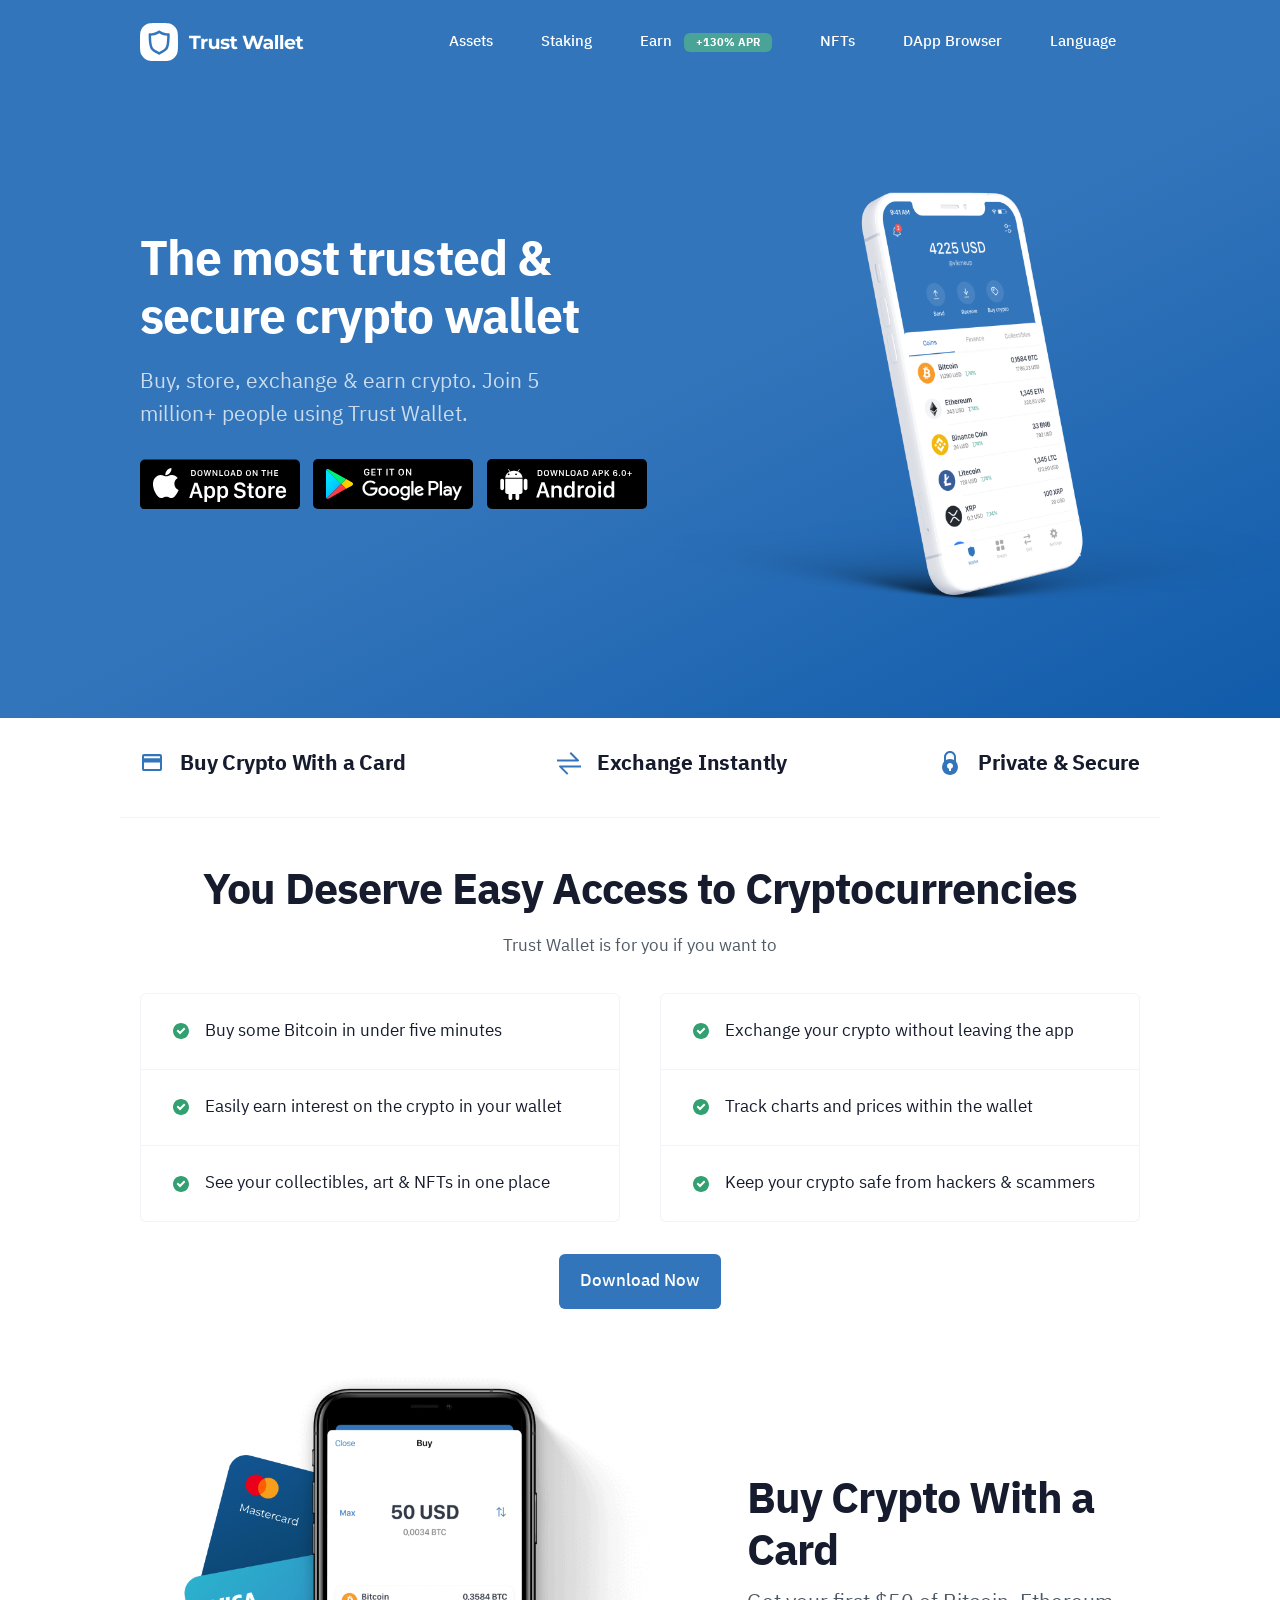
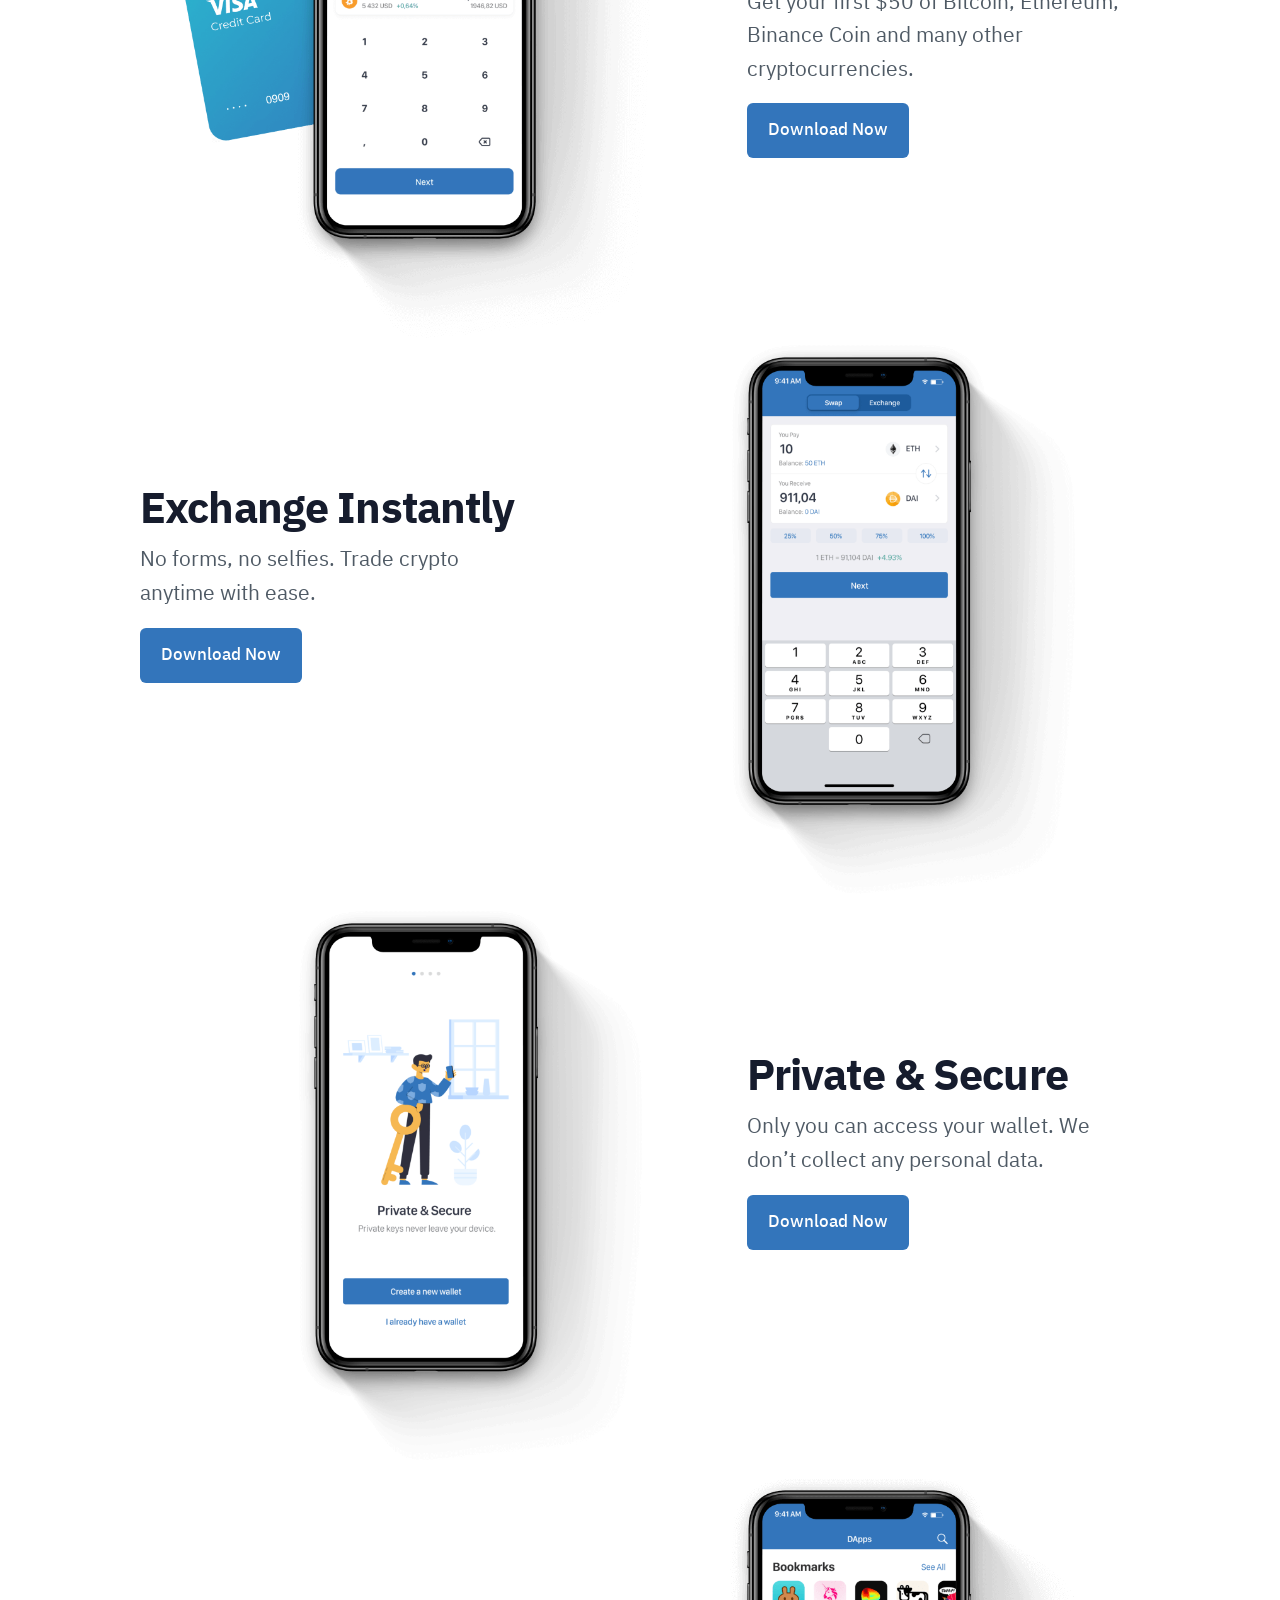
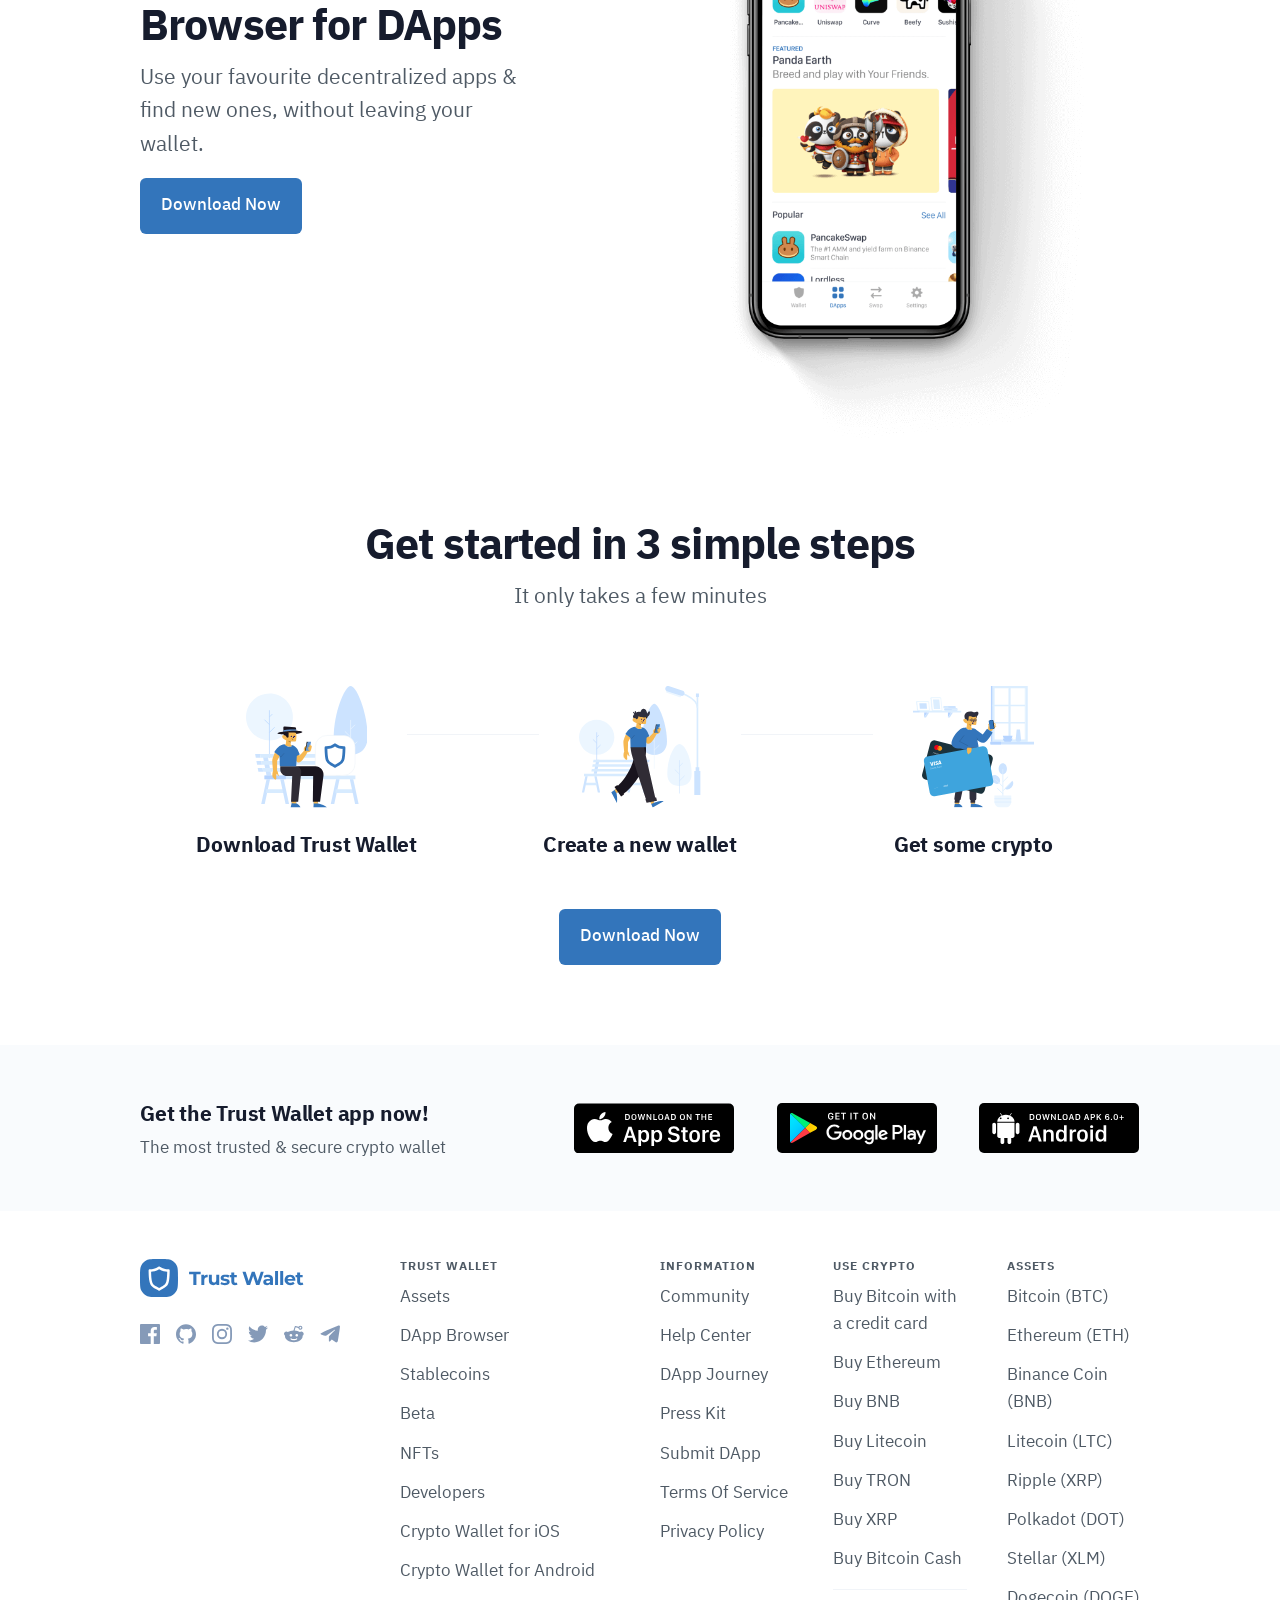
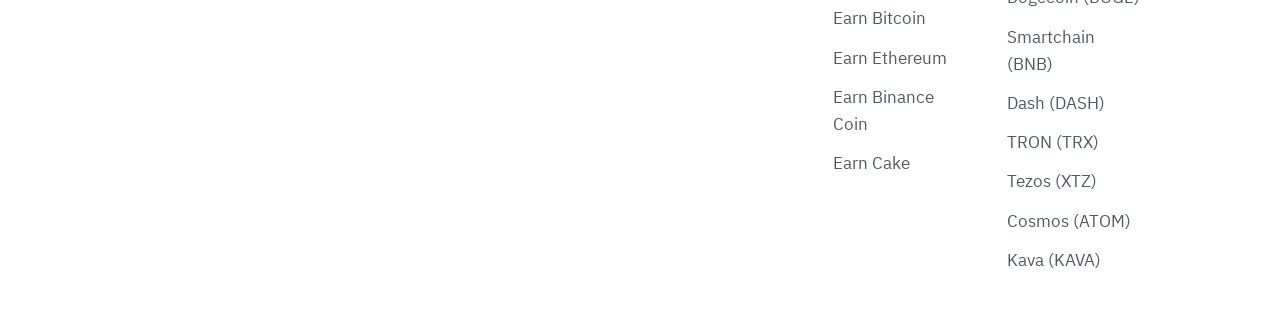
<file: public/main/index.html>
<!DOCTYPE html><html lang="en" data-scrapbook-source="https://trustwallet.com/" data-scrapbook-create="20210421061244227"><head>
<meta charset="UTF-8">
<meta http-equiv="X-UA-Compatible" content="IE=edge">
<meta name="viewport" content="width=device-width, initial-scale=1">
<title>Best Cryptocurrency Wallet | Ethereum Wallet | ERC20 Wallet | Trust Wallet</title>
<meta property="og:title" content="Best Cryptocurrency Wallet | Ethereum Wallet | ERC20 Wallet | Trust Wallet">
<meta name="description" content="Trust Wallet is the best ethereum wallet and cryptocurrency wallet to store your favourite BEP2, ERC20 and ERC721, tokens. Download the Android Trust Wallet and iOS app today!">
<meta property="og:description" content="Trust Wallet is the best ethereum wallet and cryptocurrency wallet to store your favourite BEP2, ERC20 and ERC721, tokens. Download the Android Trust Wallet and iOS app today!">
<meta name="twitter:card" content="summary_large_image">
<meta property="twitter:image" content="https://trustwallet.com/assets/images/media/preview/horizontal_blue.png">
<meta name="twitter:creator" content="@trustwalletapp">
<meta property="og:locale" content="en">
<meta property="og:image" content="https://trustwallet.com/assets/images/media/preview/horizontal_blue.png">
<meta property="og:type" content="website">
<link rel="canonical" href="https://trustwallet.com/">
<meta property="og:url" content="https://trustwallet.com/">
<meta property="og:site_name" content="Trust Wallet">
<meta property="al:ios:app_name" content="Trust Wallet">
<meta property="al:ios:app_store_id" content="1288339409">
<meta property="al:ios:url" content="trust://">
<meta property="al:android:app_name" content="Trust Wallet">
<meta property="al:android:package" content="com.wallet.crypto.trustapp">
<meta property="al:android:url" content="https://trustwallet.com">
<link rel="shortcut icon" href="favicon.ico" type="image/x-icon">
<link rel="shortcut icon" type="image/png" href="favicon.png">
<meta name="apple-itunes-app" content="app-id=1288339409,affiliate-data=11l7ss">
<meta name="theme-color" content="#3375BB">








<link rel="preload" as="font" type="font/woff2">
<link rel="preload" as="font" type="font/woff2">
<link rel="preload" as="font" type="font/woff2">
<link rel="stylesheet" href="main.css">
<link rel="alternate" href="https://trustwallet.com/" hreflang="en">
<link rel="alternate" href="https://trustwallet.com/" hreflang="x-default"><link rel="alternate" href="https://trustwallet.com/ru/" hreflang="ru"><link rel="alternate" href="https://trustwallet.com/de/" hreflang="de"><link rel="alternate" href="https://trustwallet.com/vi/" hreflang="vi"><link rel="alternate" href="https://trustwallet.com/id/" hreflang="id"><link rel="alternate" href="https://trustwallet.com/ko/" hreflang="ko"><link rel="alternate" href="https://trustwallet.com/ja/" hreflang="ja"><link rel="alternate" href="https://trustwallet.com/tr/" hreflang="tr"><link rel="alternate" href="https://trustwallet.com/pt_BR/" hreflang="pt"><link rel="alternate" href="https://trustwallet.com/zh_CN/" hreflang="zh"><link rel="alternate" href="https://trustwallet.com/es/" hreflang="es">
<style>img.hero-image{bottom: 30px}</style></head>
<body>

<noscript><iframe src="index_1.html" height="0" width="0" style="display:none;visibility:hidden"></iframe></noscript>
 <nav class="navbar navbar-expand-lg navbar-togglable navbar-dark bg-primary d-block">
<div class="container">
<a class="navbar-brand" href=""><svg class="navbar-brand-img logotype-white" alt="Trust Wallet"></svg></a><button class="navbar-toggler collapsed" id="navbarToggle" type="button" data-toggle="collapse" data-target="#navbarSupportedContent" aria-expanded="false" aria-hidden="true" aria-label="Toggle navigation" aria-controls="navbarCollapse">
<span class="navbar-toggler-icon collapsed"></span>
</button>
<div class="navbar-collapse collapse navbar-margin" id="navbarSupportedContent">
<button class="navbar-toggler collapsed" type="button" data-toggle="collapse" data-target="#navbarSupportedContent" aria-controls="navbarCollapse" aria-expanded="false" aria-label="Toggle navigation">
</button>
<ul class="navbar-nav font-size-sm ml-auto">
<li class="nav-item">
<a class="nav-link" href="https://trustwallet.com/assets">Assets</a>
</li>
<li class="nav-item">
<a class="nav-link" href="https://trustwallet.com/staking">Staking</a>
</li>
<li class="nav-item">
<a class="nav-link" href="https://trustwallet.com/earn">Earn<span class="ml-3 badge badge-success">+130% APR</span></a>
</li>
<li class="nav-item">
<a class="nav-link" href="https://trustwallet.com/collectibles-wallet">NFTs</a>
</li>
<li class="nav-item">
<a class="nav-link" href="https://trustwallet.com/dapp">DApp Browser</a>
</li><li class="nav-item dropdown">
<a class="nav-link dropdown-toggle" href="#" id="navbarDropdown" role="button" data-toggle="dropdown" aria-haspopup="false" aria-expanded="true">
Language
</a>
<div class="dropdown-menu dropdown-menu-md" aria-labelledby="navbarDropdown">
<div class="list-group list-group-flush">
<ul class="list-unstyled list-block">
<li class="list-inline-item m-6"><a class="list-group-item" href="">
<div class="flag bg-en"></div>
</a></li><li class="list-inline-item m-6"><a class="list-group-item list-inline-item" href="https://trustwallet.com/ru/">
<div class="flag bg-ru"></div>
</a></li><li class="list-inline-item m-6"><a class="list-group-item list-inline-item" href="https://trustwallet.com/de/">
<div class="flag bg-de"></div>
</a></li><li class="list-inline-item m-6"><a class="list-group-item list-inline-item" href="https://trustwallet.com/vi/">
<div class="flag bg-vi"></div>
</a></li><li class="list-inline-item m-6"><a class="list-group-item list-inline-item" href="https://trustwallet.com/id/">
<div class="flag bg-id"></div>
</a></li><li class="list-inline-item m-6"><a class="list-group-item list-inline-item" href="https://trustwallet.com/ko/">
<div class="flag bg-ko"></div>
</a></li><li class="list-inline-item m-6"><a class="list-group-item list-inline-item" href="https://trustwallet.com/ja/">
<div class="flag bg-ja"></div>
</a></li><li class="list-inline-item m-6"><a class="list-group-item list-inline-item" href="https://trustwallet.com/tr/">
<div class="flag bg-tr"></div>
</a></li><li class="list-inline-item m-6"><a class="list-group-item list-inline-item" href="https://trustwallet.com/pt_BR/">
<div class="flag bg-pt_BR"></div>
</a></li><li class="list-inline-item m-6"><a class="list-group-item list-inline-item" href="https://trustwallet.com/zh_CN/">
<div class="flag bg-zh_CN"></div>
</a></li><li class="list-inline-item m-6"><a class="list-group-item list-inline-item" href="https://trustwallet.com/es/">
<div class="flag bg-es"></div>
</a></li>
</ul>
</div>
</div>
</li></ul>
</div>
</div>
</nav>
<main class="page-content" aria-label="Content">
<section class="pt-8 pb-8 bg-gradient-primary">
<div class="container">
<div class="row align-items-center justify-content-center justify-content-md-between">
<div class="col-12 col-lg-6 mb-8 text-center text-md-left text-white">
<h1 class="display-3 font-weight-bold">The most trusted &amp; secure crypto wallet</h1>
<p class="text-white-75 lead mb-4">Buy, store, exchange &amp; earn crypto. Join 5 million+ people using Trust Wallet.</p><div class="download-button">
<div class="row download">
<div class="col-12 col-lg-4 apple">
<a href="https://apps.apple.com/app/apple-store/id1288339409?pt=1324988&amp;ct=website&amp;mt=8" class="downloadapp">
<svg class="download-app-image download-apple" loading="lazy" alt="download app store" rel="noopener"></svg>
</a>
</div>
<div class="col-12 col-lg-4 googleplay">
<a href="https://play.google.com/store/apps/details?id=com.wallet.crypto.trustapp&amp;referrer=utm_source%3Dwebsite" class="downloadapp">
<svg class="download-app-image download-play" loading="lazy" alt="download google play" rel="noopener"></svg>
</a>
</div>
<div class="col-12 col-lg-4 androidapk">
<a href="https://trustwallet.com/dl/apk" class="downloadapp">
<svg class="download-app-image download-apk" loading="lazy" alt="download android" rel="noopener"></svg>
</a>
</div>
<div class="col-12 col-lg-4 huawei hidden">
<a href="https://appgallery.huawei.com/#/app/C103425801" class="downloadapp">
<svg class="download-app-image download-huawei" loading="lazy" alt="download huawei store" rel="noopener"></svg>
</a>
</div>
</div>
</div>
</div>
<div class="col-12 col-lg-6 text-center">
<img loading="lazy" class="hero-image mx-auto d-block img-fluid" src="home_hero_perspective_white.png" alt="">
</div>
</div>
</div>
</section>
<section class="pt-6">
<div class="container">
<div class="row border-bottom justify-content-center pb-4">
<div class="col-12 col-md-auto mr-auto d-flex justify-content-center">
<div class="icon icon-xs mb-5">
<svg alt="icon card">
<use xlink:href="features-2.svg#card"></use>
</svg>
</div>
<div class="ml-4">
<h3 class="font-weight-bold">
Buy Crypto With a Card
</h3>
</div>
</div>
<div class="col-12 col-md-auto d-flex justify-content-center">
<div class="icon icon-xs mb-5">
<svg alt="icon dex">
<use xlink:href="features-2.svg#dex"></use>
</svg>
</div>
<div class="ml-4">
<h3 class="font-weight-bold">
Exchange Instantly
</h3>
</div>
</div>
<div class="col-12 col-md-auto ml-auto d-flex justify-content-center">
<div class="icon icon-xs mb-5">
<svg alt="icon lock">
<use xlink:href="features-2.svg#lock"></use>
</svg>
</div>
<div class="ml-4">
<h3 class="font-weight-bold">
Private &amp; Secure
</h3>
</div>
</div>
</div>
</div>
</section>
<section class="pt-8">
<div class="container">
<div class="row align-items-center justify-content-center justify-content-md-between">
<div class="col-12 text-center mt-4 mt-md-0 order-md-2">
<h3 class="display-4 font-weight-bold mb-4">You Deserve Easy Access to Cryptocurrencies</h3>
<p class="text-gray-700">Trust Wallet is for you if you want to</p>
</div>
</div>
<div class="row align-items-center justify-content-center justify-content-md-between pt-4 pb-4 text-center">
<div class="col-12 col-lg-6">
<div class="list-group-item d-flex"><span class="mr-4"><i class="check"></i></span>Buy some Bitcoin in under five minutes</div>
<div class="list-group-item d-flex"><span class="mr-4"><i class="check"></i></span>Easily earn interest on the crypto in your wallet</div>
<div class="list-group-item d-flex"><span class="mr-4"><i class="check"></i></span>See your collectibles, art &amp; NFTs in one place</div>
</div>
<div class="col-12 col-lg-6">
<div class="list-group-item d-flex"><span class="mr-4"><i class="check"></i></span>Exchange your crypto without leaving the app</div>
<div class="list-group-item d-flex"><span class="mr-4"><i class="check"></i></span>Track charts and prices within the wallet</div>
<div class="list-group-item d-flex"><span class="mr-4"><i class="check"></i></span>Keep your crypto safe from hackers &amp; scammers</div>
</div>
<a href="https://trustwallet.com/download-page" class="btn btn-primary mt-6 mx-auto downloadapp-native">
Download Now
</a>
</div>
</div>
</section>
<section class="pt-8">
<div class="container">
<div class="row align-items-center justify-content-center justify-content-md-between">
<div class="col-12 col-md-6 col-lg-5 text-center text-md-left mb-6 mb-md-10 order-sm-first order-md-2">
<h3 class="display-4 font-weight-bold">Buy Crypto With a Card</h3>
<p class="lead text-gray-700">Get your first $50 of Bitcoin, Ethereum, Binance Coin and many other cryptocurrencies.</p>
<a href="https://trustwallet.com/download-page" class="btn btn-primary downloadapp-native">
Download Now
</a>
</div>
<div class="col-12 col-md-6 col-lg-7">
<img loading="lazy" class="img-fluid mx-auto d-block" src="home_cards.png">
</div>
</div>
<div class="row align-items-center justify-content-center justify-content-md-between">
<div class="col-12 col-md-6 col-lg-5 text-center text-md-left mb-6 mb-md-10">
<h3 class="display-4 font-weight-bold">Exchange Instantly</h3>
<p class="lead text-gray-700">No forms, no selfies. Trade crypto anytime with ease.</p>
<a href="https://trustwallet.com/download-page" class="btn btn-primary downloadapp-native">
Download Now
</a>
</div>
<div class="col-12 col-md-6 col-lg-7">
<img loading="lazy" class="img-fluid  mx-auto d-block" src="home_dex.png">
</div>
</div>
<div class="row align-items-center justify-content-center justify-content-md-between">
<div class="col-12 col-md-6 col-lg-5 order-sm-2 text-center text-md-left mb-6 mb-md-10 order-md-2">
<h3 class="display-4 font-weight-bold">Private &amp; Secure</h3>
<p class="lead text-gray-700">Only you can access your wallet. We don’t collect any personal data.</p>
<a href="https://trustwallet.com/download-page" class="btn btn-primary downloadapp-native">
Download Now
</a>
</div>
<div class="col-12 col-md-6 col-lg-7">
<img loading="lazy" class="img-fluid mx-auto d-block" src="home_security.png">
</div>
</div>
<div class="row align-items-center justify-content-center justify-content-md-between">
<div class="col-12 col-md-6 col-lg-5 text-center text-md-left mb-6 mb-md-10">
<h3 class="display-4 font-weight-bold">Browser for DApps</h3>
<p class="lead text-gray-700">Use your favourite decentralized apps &amp; find new ones, without leaving your wallet.</p>
<a href="https://trustwallet.com/download-page" class="btn btn-primary downloadapp-native">
Download Now
</a>
</div>
<div class="col-12 col-md-6 col-lg-7">
<img loading="lazy" class="img-fluid mx-auto d-block" src="dapp_preview.png">
</div>
</div>
</div>
</section><section class="pt-8 pb-8 pt-sm-10 pb-sm-10">
<div class="container">
<div class="row">
<div class="col-12 text-center mb-2">
<h3 class="display-4 font-weight-bold">
Get started in 3 simple steps
</h3>
<p class="lead text-gray-700">It only takes a few minutes</p>
</div>
</div>
<div class="row no-gutters mt-8 mb-6 mb-md-7">
<div class="col-12 col-md-4 text-center">
<div class="row mb-5">
<div class="col">
</div>
<div class="col-auto icon-xxl">
<svg alt="icon icon-sm">
<use xlink:href="3steps.svg#download"></use>
</svg>
</div>
<div class="col">
<hr class="d-none d-md-block mt-8">
</div>
</div>
<h3 class="font-weight-bold">
Download Trust Wallet
</h3>
</div>
<div class="col-12 col-md-4 text-center">
<div class="row mb-5">
<div class="col">
<hr class="d-none d-md-block mt-8">
</div>
<div class="col-auto icon-xxl">
<svg alt="icon icon-sm">
<use xlink:href="3steps.svg#wallet"></use>
</svg>
</div>
<div class="col">
<hr class="d-none d-md-block mt-8">
</div>
</div>
<h3 class="font-weight-bold">
Create a new wallet
</h3>
</div>
<div class="col-12 col-md-4 text-center">
<div class="row mb-5">
<div class="col">
<hr class="d-none d-md-block mt-8">
</div>
<div class="col-auto icon-xxl">
<svg alt="icon icon-sm">
<use xlink:href="3steps.svg#buy"></use>
</svg>
</div>
<div class="col">
</div>
</div>
<h3 class="font-weight-bold">
Get some crypto
</h3>
</div>
</div>
<div class="row">
<div class="col-12 text-center">
<a href="https://trustwallet.com/download-page" class="btn btn-primary mx-auto downloadapp-native">
Download Now
</a>
</div>
</div>
</div>
</section>
</main><section class="bg-light">
<div class="container pt-8 pb-8">
<div class="row align-items-center">
<div class="col-12 col-md text-center text-lg-left mt-2">
<h3 class="font-weight-bold mb-1">
Get the Trust Wallet app now!
</h3>
<p class="text-gray-700 mb-6 mb-md-0 no-whitespace">
The most trusted &amp; secure crypto wallet
</p>
</div>
<div class="col-12 col-lg-7"><div class="download-button">
<div class="row download">
<div class="col-12 col-lg-4 apple">
<a href="https://apps.apple.com/app/apple-store/id1288339409?pt=1324988&amp;ct=website&amp;mt=8" class="downloadapp">
<svg class="download-app-image download-apple" loading="lazy" alt="download app store" rel="noopener"></svg>
</a>
</div>
<div class="col-12 col-lg-4 googleplay">
<a href="https://play.google.com/store/apps/details?id=com.wallet.crypto.trustapp&amp;referrer=utm_source%3Dwebsite" class="downloadapp">
<svg class="download-app-image download-play" loading="lazy" alt="download google play" rel="noopener"></svg>
</a>
</div>
<div class="col-12 col-lg-4 androidapk">
<a href="https://trustwallet.com/dl/apk" class="downloadapp">
<svg class="download-app-image download-apk" loading="lazy" alt="download android" rel="noopener"></svg>
</a>
</div>
<div class="col-12 col-lg-4 huawei hidden">
<a href="https://appgallery.huawei.com/#/app/C103425801" class="downloadapp">
<svg class="download-app-image download-huawei" loading="lazy" alt="download huawei store" rel="noopener"></svg>
</a>
</div>
</div>
</div>
</div>
</div>
</div>
</section>
<footer class="py-8 py-md-8 bg-white">
<data class="u-url" href="/"></data>
<div class="container">
<div class="row text-center text-md-left">
<div class="col-12 col-md-4 col-lg-3">
<a href=""><svg alt="" class="footer-brand-image logotype-dark img-fluid mb-4"></svg></a><ul class="list-unstyled list-inline list-social mb-6 mb-md-0">
<li class="list-inline-item list-social-item pt-2 mr-5 mr-sm-3">
<a href="https://facebook.com/trustwalletapp" class="text-decoration-none" target="_blank" rel="noopener">
<svg class="social-icon" alt="trustwallet facebook">
<use xlink:href="socials.svg#social_facebook"></use>
</svg>
</a>
</li>
<li class="list-inline-item list-social-item pt-2 mr-5 mr-sm-3">
<a href="https://github.com/trustwallet" class="text-decoration-none" target="_blank" rel="noopener">
<svg class="social-icon" alt="trustwallet github">
<use xlink:href="socials.svg#social_github"></use>
</svg>
</a>
</li>
<li class="list-inline-item list-social-item pt-2 mr-5 mr-sm-3">
<a href="https://instagram.com/trustwallet" class="text-decoration-none" target="_blank" rel="noopener">
<svg class="social-icon" alt="trustwallet instagram">
<use xlink:href="socials.svg#social_instagram"></use>
</svg>
</a>
</li>
<li class="list-inline-item list-social-item pt-2 mr-5 mr-sm-3">
<a href="https://twitter.com/trustwalletapp" class="text-decoration-none" target="_blank" rel="noopener">
<svg class="social-icon" alt="trustwallet twitter">
<use xlink:href="socials.svg#social_twitter"></use>
</svg>
</a>
</li>
<li class="list-inline-item list-social-item pt-2 mr-5 mr-sm-3">
<a href="https://reddit.com/r/trustapp" class="text-decoration-none" target="_blank" rel="noopener">
<svg class="social-icon" alt="trustwallet reddit">
<use xlink:href="socials.svg#social_reddit"></use>
</svg>
</a>
</li>
<li class="list-inline-item list-social-item pt-2">
<a href="https://t.me/trust_announcements" class="text-decoration-none" target="_blank" rel="noopener">
<svg class="social-icon" alt="trustwallet telegram">
<use xlink:href="socials.svg#social_telegram"></use>
</svg>
</a>
</li>
</ul>
</div>
<div class="col-12 col-md-4 col-lg-3">
<h4 class="font-weight-bold text-uppercase text-gray-700">Trust Wallet</h4>
<ul class="list-unstyled text-gray-700 mb-6 mb-md-8 mb-lg-0">
<li class="mb-3">
<a href="https://trustwallet.com/assets" class="text-reset">Assets</a>
</li>
<li class="mb-3">
<a href="https://trustwallet.com/dapp" class="text-reset">DApp Browser</a>
</li>
<li class="mb-3">
<a href="https://trustwallet.com/stablecoins" class="text-reset">Stablecoins</a>
</li>
<li class="mb-3">
<a href="https://trustwallet.com/beta" class="text-reset">Beta</a>
</li>
<li class="mb-3">
<a href="https://trustwallet.com/collectibles-wallet" class="text-reset">NFTs</a>
</li>
<li class="mb-3">
<a href="https://trustwallet.com/developer" class="text-reset">Developers</a>
</li>
<li class="mb-3">
<a href="https://apps.apple.com/app/apple-store/id1288339409?pt=1324988&amp;ct=website&amp;mt=8" rel="noopener" target="_blank" class="text-reset">Crypto Wallet for iOS</a>
</li>
<li class="mb-3">
<a href="https://play.google.com/store/apps/details?id=com.wallet.crypto.trustapp&amp;referrer=utm_source%3Dwebsite" rel="noopener" target="_blank" class="text-reset">Crypto Wallet for Android</a>
</li>
</ul>
</div>
<div class="col-12 col-md-4 col-lg-2">
<h4 class="font-weight-bold text-uppercase text-gray-700">Information</h4>
<ul class="list-unstyled text-gray-700 mb-0">
<li class="mb-3">
<a href="https://community.trustwallet.com/" target="_blank" class="text-reset">Community</a>
</li>
<li class="mb-3">
<a href="https://community.trustwallet.com/c/helpcenter" target="_blank" class="text-reset">Help Center</a>
</li>
<li class="mb-3">
<a href="https://trustwallet.com/blog" rel="noopener" class="text-reset">DApp Journey</a>
</li>
<li class="mb-3">
<a href="https://trustwallet.com/press" class="text-reset">Press Kit</a>
</li>
<li class="mb-3">
<a href="https://trustwallet.com/submit-dapp" class="text-reset">Submit DApp</a>
</li>
<li class="mb-3">
<a href="https://trustwallet.com/terms-of-services" class="text-reset">Terms Of Service</a>
</li>
<li class="mb-3">
<a href="https://trustwallet.com/privacy-and-policy" class="text-reset">Privacy Policy</a>
</li>
</ul>
</div>
<div class="col-12 col-md-4 offset-md-4 col-lg-2 offset-lg-0">
<h4 class="font-weight-bold text-uppercase text-gray-700">Use Crypto</h4>
<ul class="list-unstyled text-gray-700 mb-6 mb-md-8 mb-lg-0">
<li class="mb-3">
<a href="https://trustwallet.com/buy-bitcoin" class="text-reset">Buy Bitcoin with a credit card</a>
</li>
<li class="mb-3">
<a href="https://trustwallet.com/buy-ethereum" class="text-reset">Buy Ethereum</a>
</li>
<li class="mb-3">
<a href="https://trustwallet.com/buy-bnb" class="text-reset">Buy BNB</a>
</li>
<li class="mb-3">
<a href="https://trustwallet.com/buy-litecoin" class="text-reset">Buy Litecoin</a>
</li>
<li class="mb-3">
<a href="https://trustwallet.com/buy-tron" class="text-reset">Buy TRON</a>
</li>
<li class="mb-3">
<a href="https://trustwallet.com/buy-xrp" class="text-reset">Buy XRP</a>
</li>
<li class="mb-3">
<a href="https://trustwallet.com/buy-bitcoincash" class="text-reset">Buy Bitcoin Cash</a>
</li>
<hr>
<li class="mb-3">
<a href="https://trustwallet.com/earn-bitcoin" class="text-reset">Earn Bitcoin</a>
</li>
<li class="mb-3">
<a href="https://trustwallet.com/earn-ethereum" class="text-reset">Earn Ethereum</a>
</li>
<li class="mb-3">
<a href="https://trustwallet.com/earn-binance-coin" class="text-reset">Earn Binance Coin</a>
</li>
<li class="mb-3">
<a href="https://trustwallet.com/earn-cake" class="text-reset">Earn Cake</a>
</li>
</ul>
</div>
<div class="col-12 col-md-4 col-lg-2">
<h4 class="font-weight-bold text-uppercase text-gray-700">Assets</h4>
<ul class="list-unstyled text-gray-700 mb-6 mb-md-8 mb-lg-0">
<li class="mb-3"><a href="https://trustwallet.com/bitcoin-wallet" class="text-gray-700">Bitcoin (BTC)</a>
</li><li class="mb-3"><a href="https://trustwallet.com/ethereum-wallet" class="text-gray-700">Ethereum (ETH)</a>
</li><li class="mb-3"><a href="https://trustwallet.com/binance-coin-wallet" class="text-gray-700">Binance Coin (BNB)</a>
</li><li class="mb-3"><a href="https://trustwallet.com/litecoin-wallet" class="text-gray-700">Litecoin (LTC)</a>
</li><li class="mb-3"><a href="https://trustwallet.com/xrp-wallet" class="text-gray-700">Ripple (XRP)</a>
</li><li class="mb-3"><a href="https://trustwallet.com/polkadot-wallet" class="text-gray-700">Polkadot (DOT)</a>
</li><li class="mb-3"><a href="https://trustwallet.com/stellar-wallet" class="text-gray-700">Stellar (XLM)</a>
</li><li class="mb-3"><a href="https://trustwallet.com/dogecoin-wallet" class="text-gray-700">Dogecoin (DOGE)</a>
</li><li class="mb-3"><a href="https://trustwallet.com/smart-chain-wallet" class="text-gray-700">Smartchain (BNB)</a>
</li><li class="mb-3"><a href="https://trustwallet.com/dash-wallet" class="text-gray-700">Dash (DASH)</a>
</li><li class="mb-3"><a href="https://trustwallet.com/tron-wallet" class="text-gray-700">TRON (TRX)</a>
</li><li class="mb-3"><a href="https://trustwallet.com/tezos-wallet" class="text-gray-700">Tezos (XTZ)</a>
</li><li class="mb-3"><a href="https://trustwallet.com/cosmos-wallet" class="text-gray-700">Cosmos (ATOM)</a>
</li><li class="mb-3"><a href="https://trustwallet.com/kava-wallet" class="text-gray-700">Kava (KAVA)</a>
</li></ul>
</div>
</div>
</div>
</footer>

<noscript><iframe src="urn:scrapbook:download:error:https://www.googletagmanager.com/ns.html?id=GTM-T583ZCC" height="0" width="0" style="display:none;visibility:hidden"></iframe></noscript>



</body></html>
</file>
